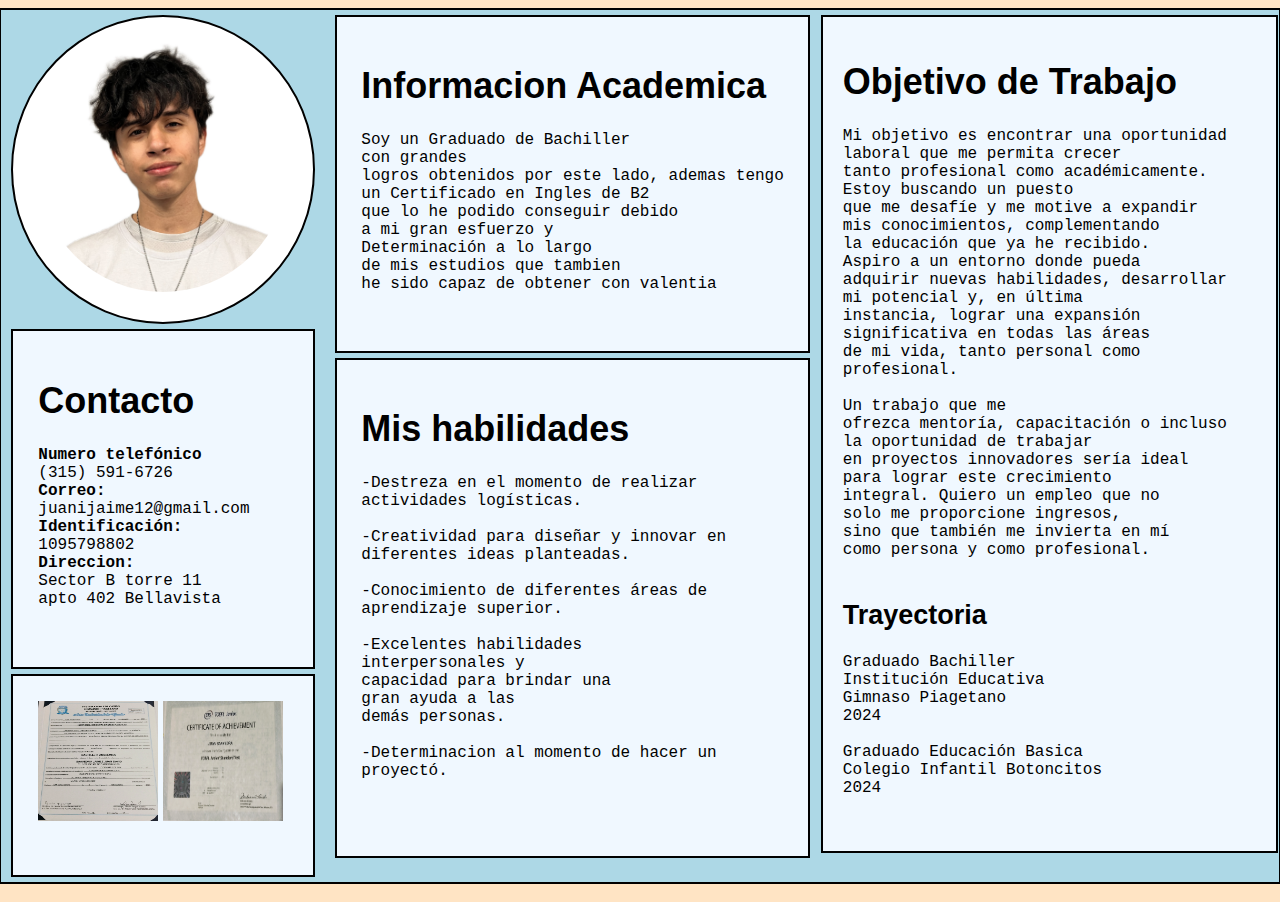
<file: Dia2/index.html>
<!DOCTYPE html>
<!--Hoja de Vida, Taller dia 2-->
<html>
<head>
    <meta charset="UTF-8">
    <meta http-equiv="X-UA-Compatible" content="IE=edge">
    <meta name="viewport" content="width=device-width, initial-scale=1.0">
    <title>Hoja de Vida</title>
    <link rel="stylesheet" href="./style/style.css">
</head>
<body>
<!--Div para modifcar el content del cada cuadro-->
    <div class="content">
        <div class="columna1">
<!--Div para modifiar las columnas de los contenidos-->
            <div class="columna1_1">
                <img id="foto" src="./foto/Yo.jpeg" alt=""
                width="250" height="250">
<!--Div para la Foto de la Hoja de vida con sus parametros-->
            </div>
            <div class="columna1_2">
                <!--Div para el desarrollo de la informacion de contacto-->
                <h1>Contacto</h1>
                <pre><Strong>Numero telefónico</Strong>
(315) 591-6726
<strong>Correo:</strong>
juanijaime12@gmail.com 
<strong>Identificación:</strong>
1095798802
<strong>Direccion:</strong>
Sector B torre 11 
apto 402 Bellavista  
                </pre>
            </div>
            <div class="columna1_3">
                <!--Div para los certificados-->
                <img id="foto2" src="./foto/certificado1.jpg" alt=""
                width="120" height="120">
                <img id="foto3" src="./foto/certificado2.jpg" alt=""
                width="120" height="120">
                <h1>
            </div>
        </div>

        <div class="columna2">
            <div class="columna2_1">
                <!--Div para La informacion academica de -->
                <h1>Informacion Academica</h1>
                <pre>Soy un Graduado de Bachiller 
con grandes
logros obtenidos por este lado, ademas tengo
un Certificado en Ingles de B2 
que lo he podido conseguir debido 
a mi gran esfuerzo y
Determinación a lo largo 
de mis estudios que tambien 
he sido capaz de obtener con valentia
                </pre>
            </div>
            <div class="columna2_2">
                <!--Div para las habilidades de la segunda fila-->
                <h1>Mis habilidades</h1>
                <pre>-Destreza en el momento de realizar
actividades logísticas.

-Creatividad para diseñar y innovar en
diferentes ideas planteadas.

-Conocimiento de diferentes áreas de
aprendizaje superior.

-Excelentes habilidades 
interpersonales y
capacidad para brindar una 
gran ayuda a las
demás personas.

-Determinacion al momento de hacer un
proyectó.

                </pre>
            </div>
        </div>

        <div class="columna3">
            <!--Div para el los objetivos y trayectoria-->
            <div class="columna3_1">
                <h1>Objetivo de Trabajo</h1>
                <pre>
Mi objetivo es encontrar una oportunidad 
laboral que me permita crecer 
tanto profesional como académicamente. 
Estoy buscando un puesto 
que me desafíe y me motive a expandir 
mis conocimientos, complementando 
la educación que ya he recibido.
Aspiro a un entorno donde pueda 
adquirir nuevas habilidades, desarrollar 
mi potencial y, en última 
instancia, lograr una expansión 
significativa en todas las áreas 
de mi vida, tanto personal como 
profesional. 
    
Un trabajo que me 
ofrezca mentoría, capacitación o incluso
la oportunidad de trabajar 
en proyectos innovadores sería ideal 
para lograr este crecimiento 
integral. Quiero un empleo que no 
solo me proporcione ingresos, 
sino que también me invierta en mí 
como persona y como profesional.
                </pre>
                <h2>Trayectoria</h2>
                <pre>
Graduado Bachiller        
Institución Educativa 
Gimnaso Piagetano
2024

Graduado Educación Basica
Colegio Infantil Botoncitos                
2024
                </pre>
            </div>
    </div>
</body>
</html>
<!--HTML hecho por: Juan David Saavedra Jaimez C.C 1095798802-->
</file>
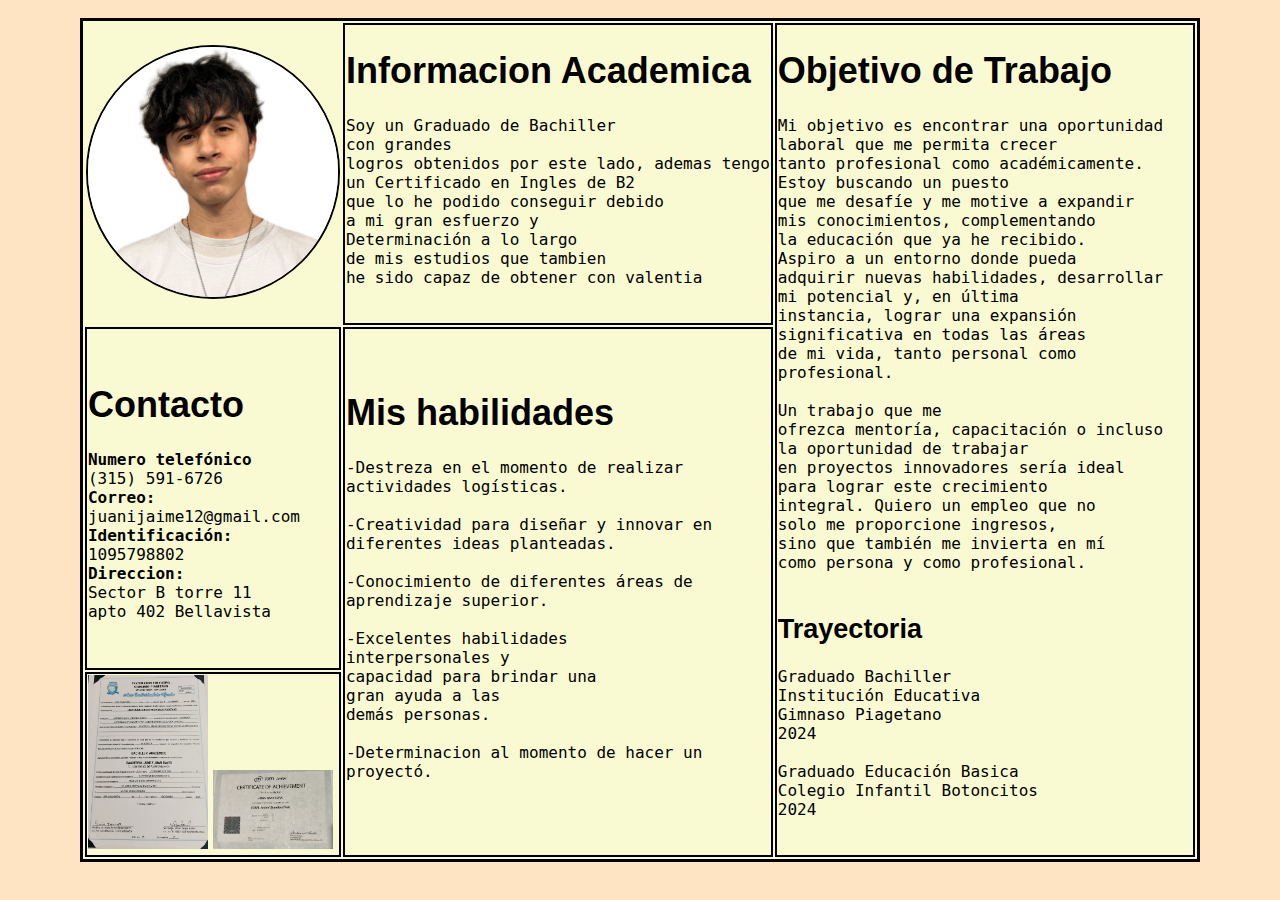
<file: Dia3/index.html>
<!DOCTYPE html>
<html>
<!-- Para comentarios -->
<head>
    <title>Hoja de Vida Tablas</title>
    <link rel="stylesheet" href="./style/style.css">
</style>
</head>
<body>
 
    <table class="holi">
        <tr>
            <td><img id="yo" src="./foto/Yo.jpeg" alt="" width="250"></td>
            <td class="santiago" rowspan="1">
                <h1>Informacion Academica</h1>
                <pre>Soy un Graduado de Bachiller 
con grandes
logros obtenidos por este lado, ademas tengo
un Certificado en Ingles de B2 
que lo he podido conseguir debido 
a mi gran esfuerzo y
Determinación a lo largo 
de mis estudios que tambien 
he sido capaz de obtener con valentia
                </pre>
            </td>
            <td class="santiago" rowspan="3">
                <h1>Objetivo de Trabajo</h1>
                <pre>
Mi objetivo es encontrar una oportunidad 
laboral que me permita crecer 
tanto profesional como académicamente. 
Estoy buscando un puesto 
que me desafíe y me motive a expandir 
mis conocimientos, complementando 
la educación que ya he recibido.
Aspiro a un entorno donde pueda 
adquirir nuevas habilidades, desarrollar 
mi potencial y, en última 
instancia, lograr una expansión 
significativa en todas las áreas 
de mi vida, tanto personal como 
profesional. 
    
Un trabajo que me 
ofrezca mentoría, capacitación o incluso
la oportunidad de trabajar 
en proyectos innovadores sería ideal 
para lograr este crecimiento 
integral. Quiero un empleo que no 
solo me proporcione ingresos, 
sino que también me invierta en mí 
como persona y como profesional.
                </pre>
                <h2>Trayectoria</h2>
                <pre>
Graduado Bachiller        
Institución Educativa 
Gimnaso Piagetano
2024

Graduado Educación Basica
Colegio Infantil Botoncitos                
2024
            </pre>
            </td>
        </tr>
        <tr>
            <td class="santiago" colspan="1">
                <h1>Contacto</h1>
<pre><Strong>Numero telefónico</Strong>
(315) 591-6726
<strong>Correo:</strong>
juanijaime12@gmail.com 
<strong>Identificación:</strong>
1095798802
<strong>Direccion:</strong>
Sector B torre 11 
apto 402 Bellavista 
</pre>
            </td>
            <td class="santiago" rowspan="2">
                <h1>Mis habilidades</h1>
                <pre>-Destreza en el momento de realizar
actividades logísticas.

-Creatividad para diseñar y innovar en
diferentes ideas planteadas.

-Conocimiento de diferentes áreas de
aprendizaje superior.

-Excelentes habilidades 
interpersonales y
capacidad para brindar una 
gran ayuda a las
demás personas.

-Determinacion al momento de hacer un
proyectó.
        </tr>
        <tr>
            <td class="santiago" colspan="1">
                <img id="certificado1" src="./foto/certificado1.jpg" alt="" width="120">
                <img id="certificado2" src="./foto/certificado2.jpg" alt="" width="120">
            </td>
</file>
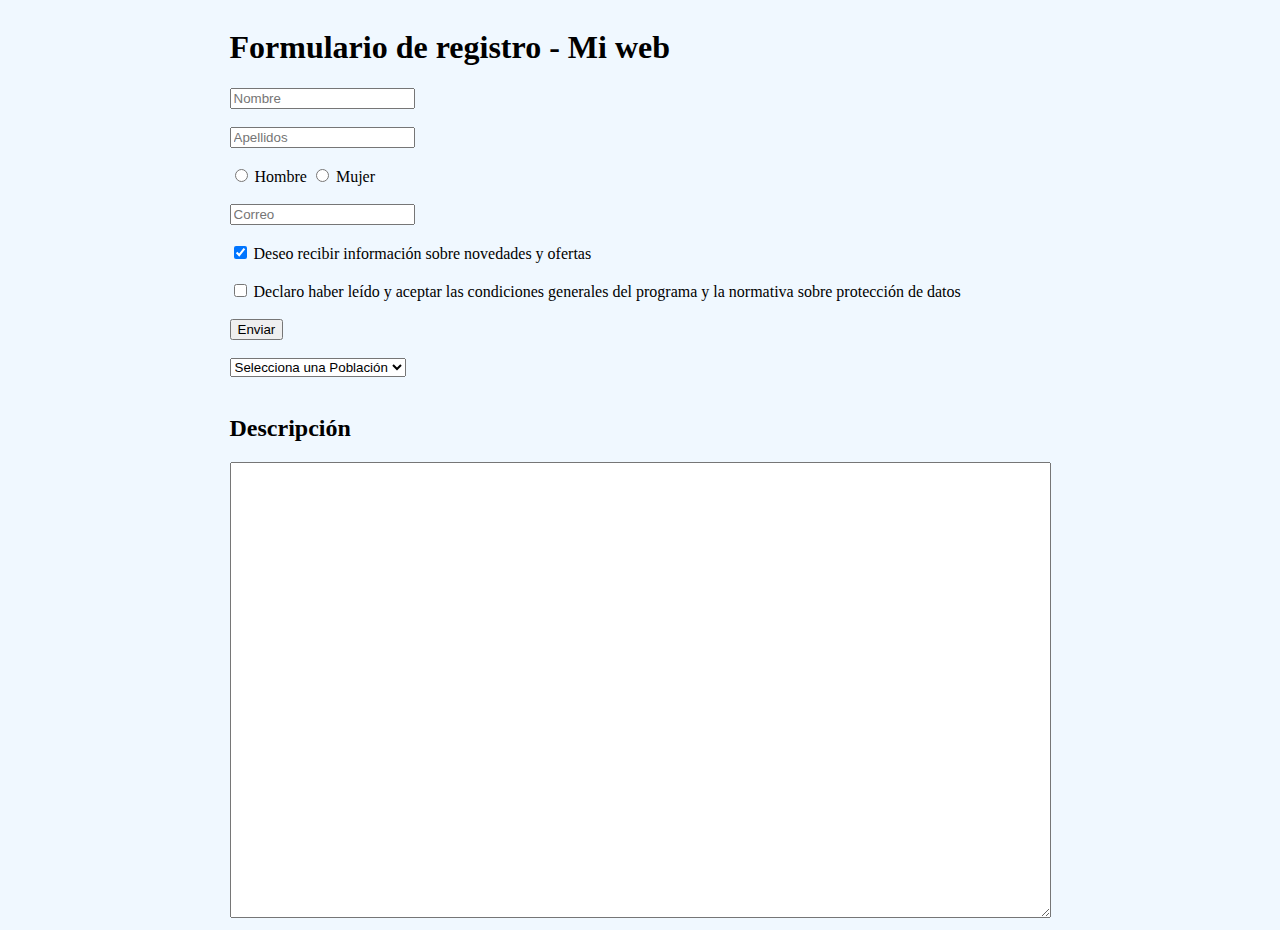
<file: Dia4/index.html>
<!DOCTYPE html>
<html>
<head>
    <title>Formulario de registro - Mi web</title>
    <link rel="stylesheet" type="text/css" href="./style/style.css">
</head>
<body>
    <form class="hola" action="" method="post">
        <h1>Formulario de registro - Mi web</h1>
        <input type="text" name="nombre" id="nombre" placeholder="Nombre"/>
        <br/>
        <br/>
        <input type="text" name="apellidos" id="apellidos" placeholder="Apellidos"/>
        <br/>
        <br/>
        <input type="radio" name="sexo" value="hombre" id="hombre"/>
        <label for="hombre">Hombre</label>
        <input type="radio" name="sexo" value="mujer" id="mujer"/>
        <label for="mujer">Mujer</label>
        <br/>
        <br/>
        <input type="email" name="email" id="email" placeholder="Correo"/>
        <br/>
        <br/>
        <input type="checkbox" name="terminos" id="terminos" checked/>
        <label for="terminos">Deseo recibir información sobre novedades y ofertas</label>
        <br/>
        <br/>
        <input type="checkbox" name="terminos" id="terminos">
        <label for="terminos">Declaro haber leído y aceptar las condiciones generales del programa y la normativa sobre protección de datos</label>
        <br/>
        <br/>
        <input type="submit" value="Enviar"/>
        <br/>
        <br/>
        <select name="pais" id="pais">
            <option value="sel">Selecciona una Población</option>
            <option value="Buc">Bucaramanga</option>
            <option value="Gir">Giron</option>
            <option value="Flor">Floridablanca</option>
            <option value="Pied">Piedecuesta</option>
        </select>
        <br/>
        <br/>
        <label for="comentarios"><h2>Descripción</h2></label>
        <textarea name="comentarios" id="comentarios" cols="100" rows="30">
        </textarea>
</body>
</html>
</file>
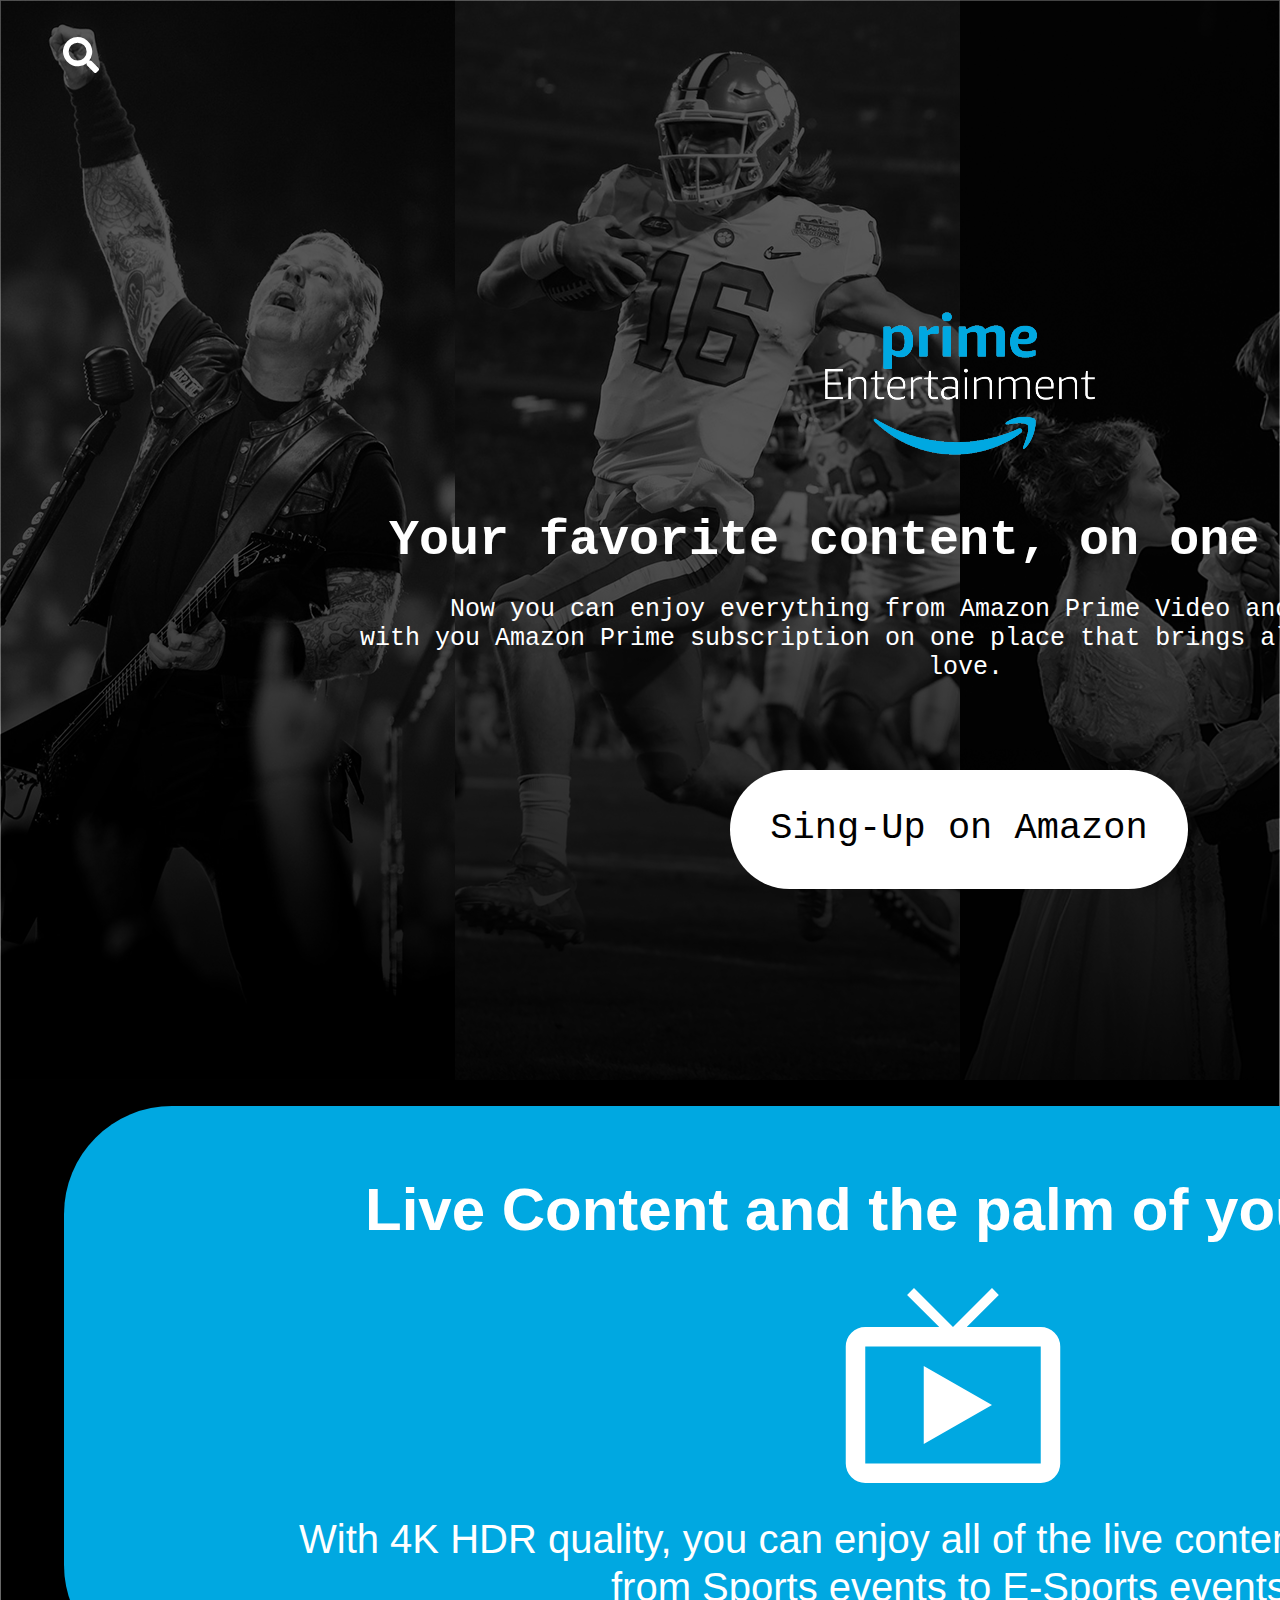
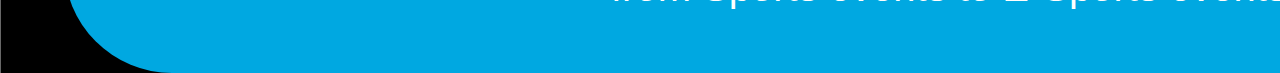
<file: Dia5/index.html>
<!DOCTYPE html>
<html>
<head>
    <title>Prueba Grupal CL</title>
    <link rel="stylesheet" type="text/css" href="./style/style.css">
</head>
<body>
    <img id="foto1" src="./fotos/FondoTwitch.png">
    <img id="foto2" src="./fotos/Icon awesome-search.svg" alt="imagen2">
    <img id="foto3" src="./fotos/LogoPrimeE2.png" alt="imagen3">
    <img id="foto4" src="./fotos/Group 2.svg" alt="imagen4">
    <div class="div1">
        <pre>Login</pre>
    </div>
    <div class="div2">
        <pre>
            <h1>Your favorite content, on one place only.</h1>
        </pre>
    </div>
    <div class="div3">
        <pre>
          Now you can enjoy everything from Amazon Prime Video and Twitch Prime
    with you Amazon Prime subscription on one place that brings all the entertaiment you
            love.
        </pre>
    <div class="div4">
        <pre>Sing-Up on Amazon</pre>
    </div>

</body>
</html>
</file>
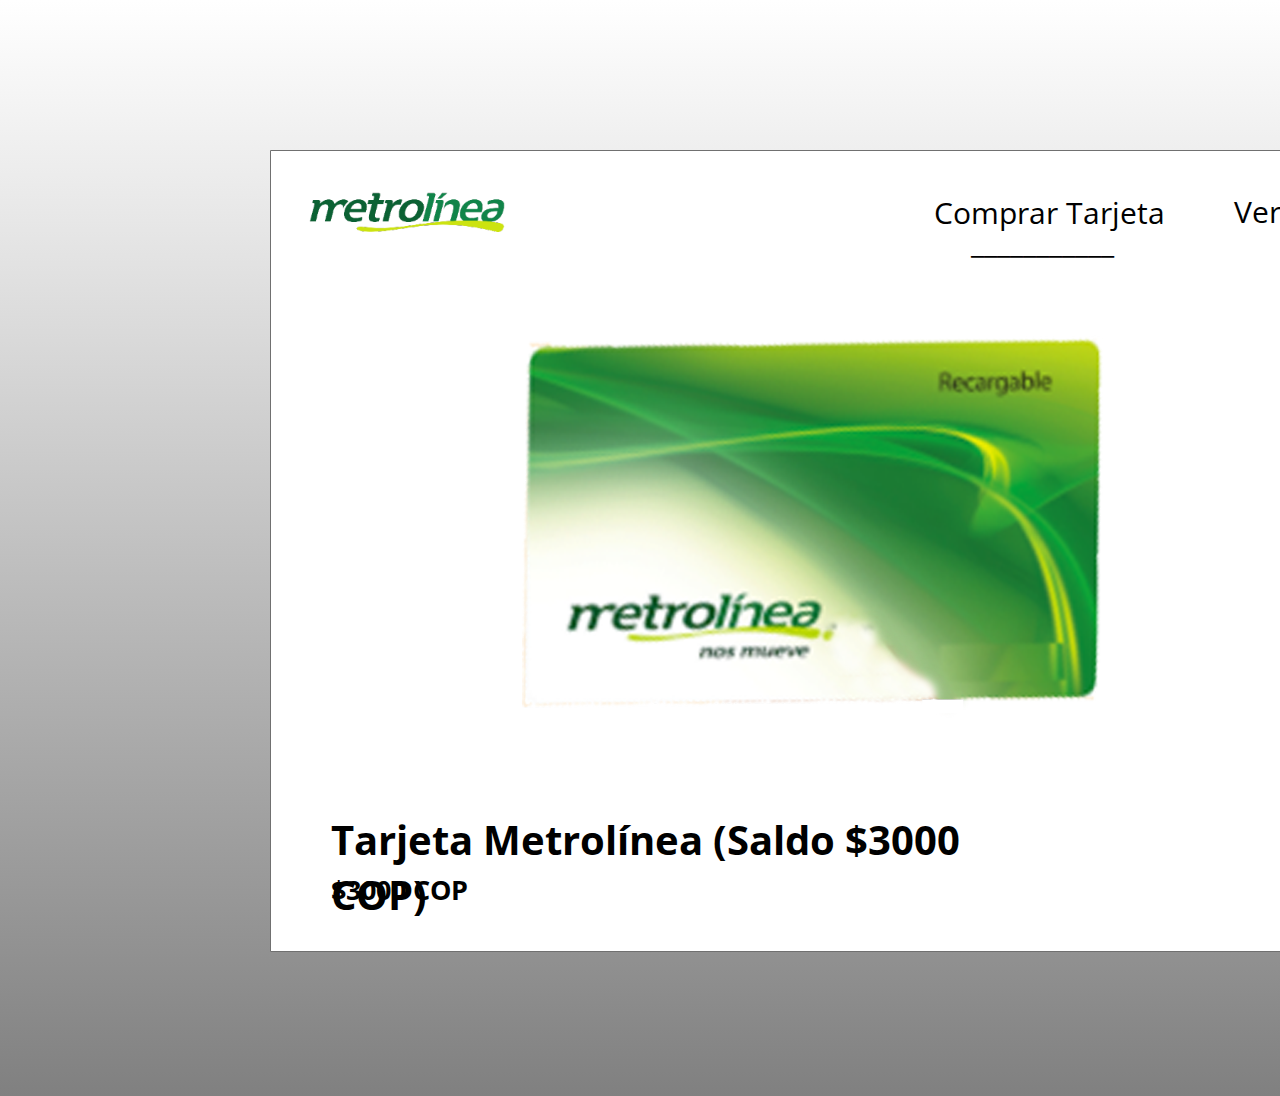
<file: Dia7/index.html>
<!DOCTYPE html>
<html>
<head>
    <title>Metrolinea_CL</title>
    <link rel="stylesheet" type="text/css" href="./style/style.css">
</head>
<body>

    <div class="cuadro">
        <img class="shop" src="./fotos/shop.svg" alt="Logo">
        <img class="lupa" src="./fotos/lupa.svg" alt="Logo">
        <img class="tarjeta" src="./fotos/tarjeta.png" alt="Logo">
        <img class="metro2" src="./fotos/metrolinea_log.png" alt="Logo">
        <div class="saldo"><a href="https://wilskirby.github.io/HTML_S1_SaavedraJuan/Dia7/new_page/index2.html" class="links"><pe>Ver Saldo</a></pe></div>
        <div class="comprar"><p>Comprar Tarjeta</a></p></div>
        <div class="__"><pe>___________</pe></div>
        <div class="tarjeta2"><pe><strong>Tarjeta Metrolínea (Saldo $3000 COP)</strong></pe></div>
        <div class="COP"><pe><strong>$3000 COP</strong></pe></div>
        <div class="comprar2"></div>
        <img class="metro2" src="./fotos/metrolinea_log.png" alt="Logo">
        <div class="comprar3"><pe><strong>Comprar</strong></pe></div>
        <div class="barra">
            <div class="cant"><pe> Cantidad</pe>
            </div>
            <div class="four"><pe>04</pe>
            </div>
            <div class="five"><pe>05</pe>
            </div>
            <div class="six"><pe>06</pe>
        </div>
        <img id="logo2" src="./fotos/metrolinea_log2.png" alt="Logo">
        <img id="arrows" src="./fotos/flecha.svg" alt="Logo">
        <img id="arrows2" src="./fotos/flech2.svg" alt="Logo">

    </div>
</body>
</html>
</file>
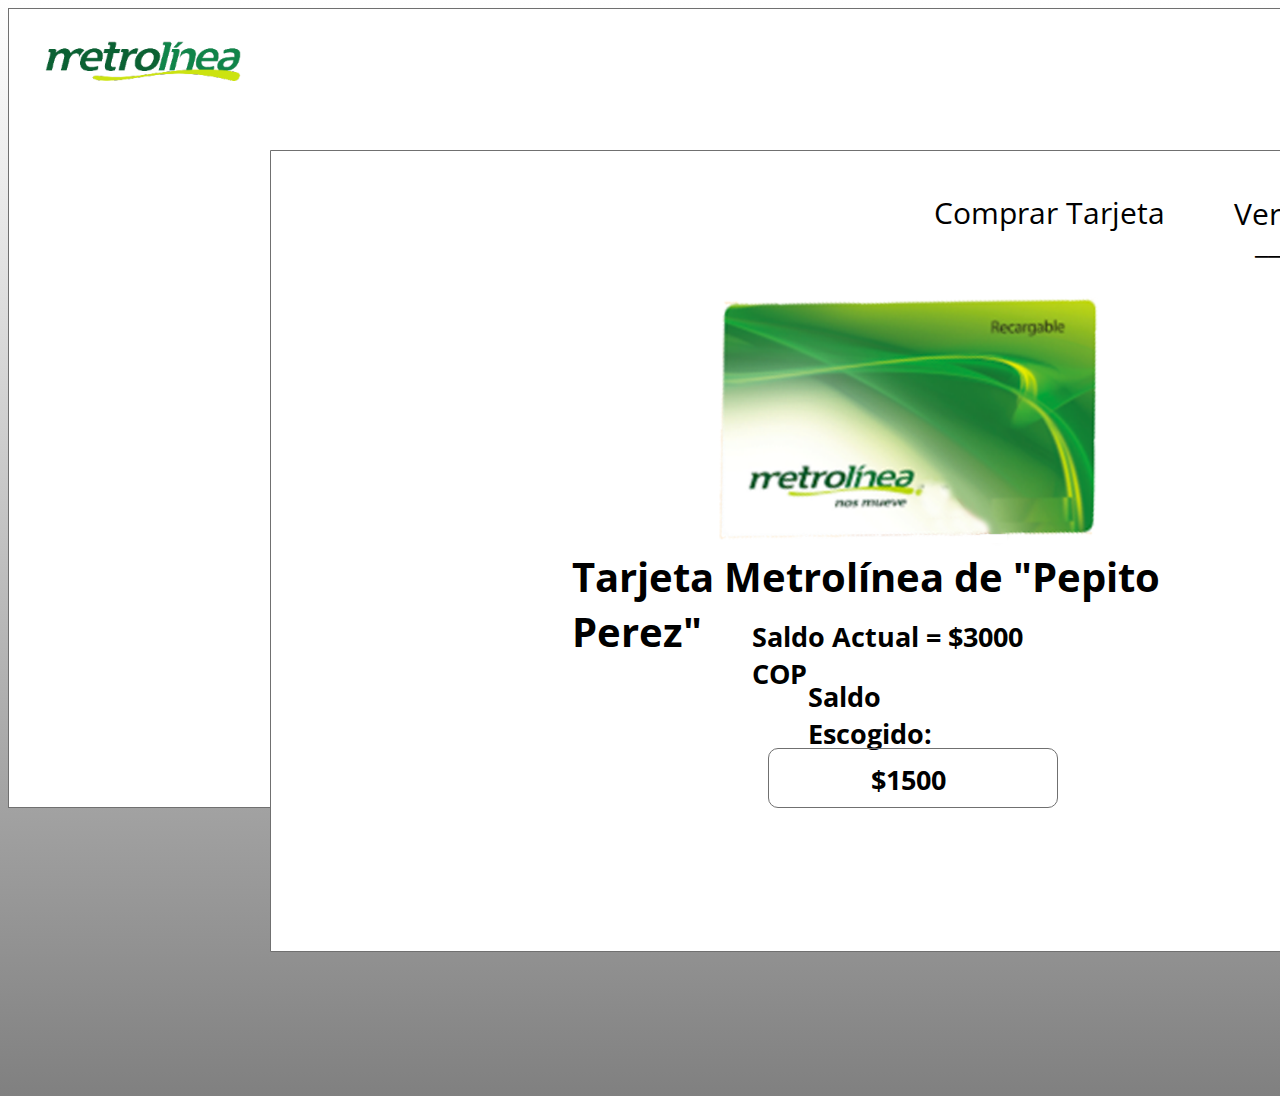
<file: Dia7/new page/index2.html>
<!DOCTYPE html>
<html>
<head>
    <title>Metrolinea_CL</title>
    <link rel="stylesheet" type="text/css" href="../style/style.css">
</head>
<body>
    <img id="fondo" src="../fotos/Rectangle 3.svg" alt="Logo">
    <img id="barrita" src="../fotos/Rectangle 1.svg" alt="Logo">
    <img id="logo1" src="../fotos/metrolinea_log2.png" alt="Logo">
    <img id="arrow" src="../fotos/flecha.svg" alt="Logo">
    <img id="arrow2" src="../fotos/flech2.svg" alt="Logo">
    <div class="cuadro">
        <img class="shop" src="../fotos/shop.svg" alt="Logo">
        <img class="lupa" src="../fotos/lupa.svg" alt="Logo">
        <img class="logonew" src="../fotos/tarjeta.png" alt="Logo">
        <div class="saldo2"><p><a href="" class="links">Ver Saldo</a></p></div>
        <div class="comprar"><p>Comprar Tarjeta</a></p></div>
        <div class="_2"><pe>_______</pe></div>
        <div class="mishu"><pe><strong>Tarjeta Metrolínea de "Pepito Perez"</strong></pe></div>
        <div class="mishu2"><pe><strong>Saldo Actual = $3000 COP</strong></pe></div>
        <div class="mishu3"><pe><strong>Saldo Escogido:</strong></pe></div>
        <div class="mishutext"><pe><strong>$1500</strong></pe></div>
        <div class="comprar2"></div>
        <img class="metro2" src="../fotos/metrolinea_log.png" alt="Logo">
        <div class="comprar3"><pe><strong>Comprar</strong></pe></div>
        <div class="mishu4"></div>
        <div class="barra">
            <div class="cant"><pe> Valor</pe>
            </div>
            <div class="plata"><pe>$1000</pe>
            </div>
            <div class="plata2"><pe>$1500</pe>
            </div>
            <div class="plata3"><pe>$2000</pe>
        </div>
    </div>

</body>
</html>
</file>
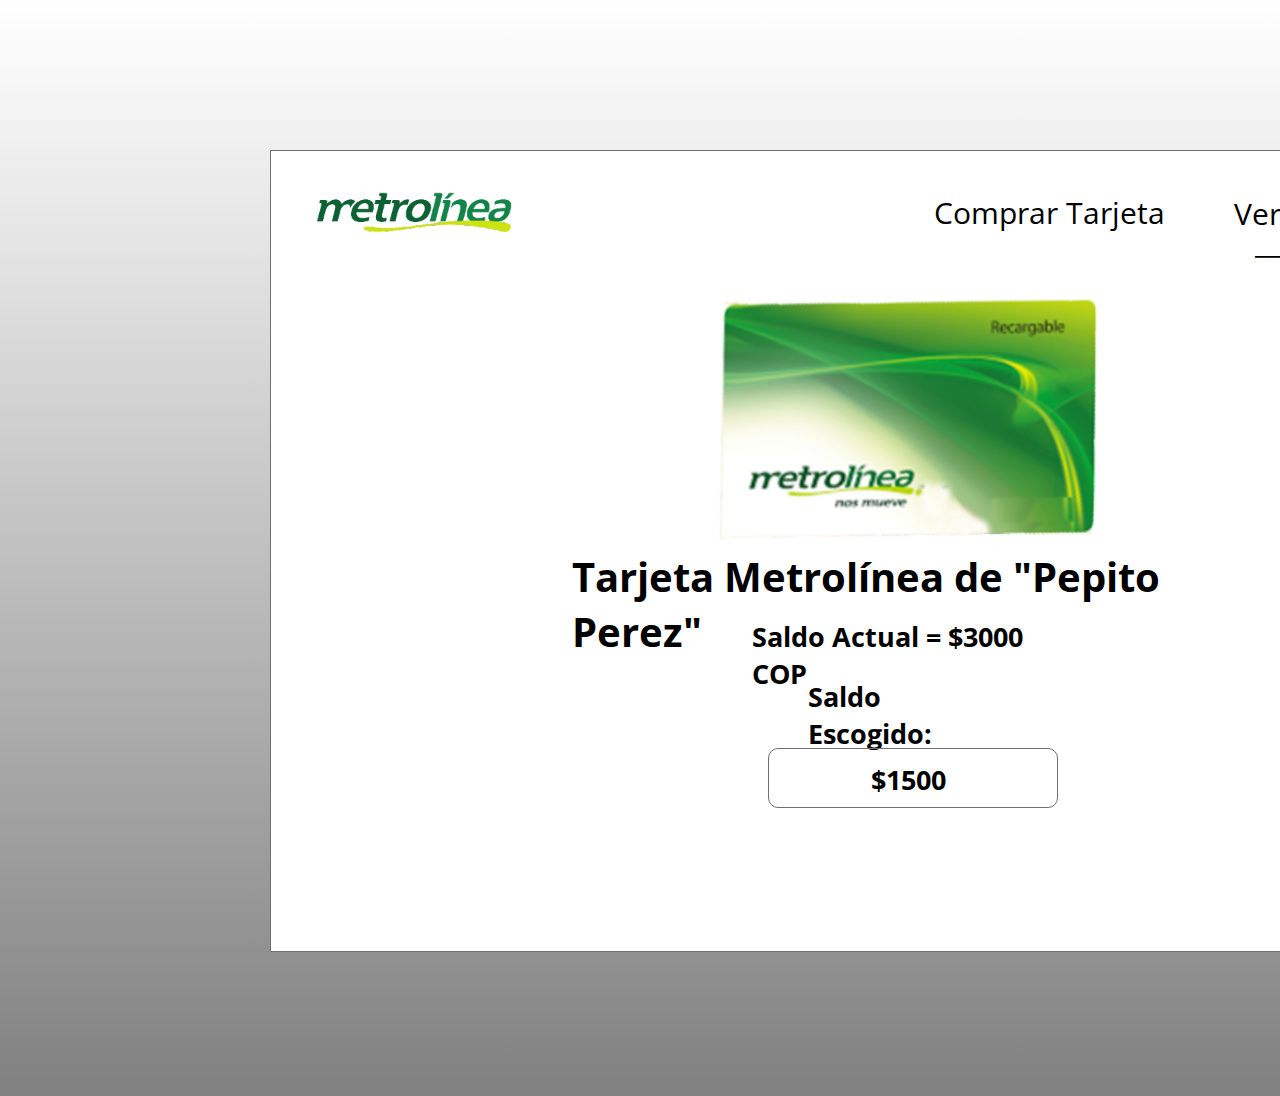
<file: Dia7/new_page/index2.html>
<!DOCTYPE html>
<html>
<head>
    <title>Metrolinea_CL</title>
    <link rel="stylesheet" type="text/css" href="../style/style.css">
</head>
<body>
    <div class="cuadro">
        <img class="shop" src="../fotos/shop.svg" alt="Logo">
        <img class="lupa" src="../fotos/lupa.svg" alt="Logo">
        <img class="logonew" src="../fotos/tarjeta.png" alt="Logo">
        <div class="saldo2"><p>Ver Saldo</p></div>
        <div class="comprar"><a href="https://wilskirby.github.io/HTML_S1_SaavedraJuan/Dia7/" class="links"><p>Comprar Tarjeta</a></p></div>
        <div class="_2"><pe>_______</pe></div>
        <div class="mishu"><pe><strong>Tarjeta Metrolínea de "Pepito Perez"</strong></pe></div>
        <div class="mishu2"><pe><strong>Saldo Actual = $3000 COP</strong></pe></div>
        <div class="mishu3"><pe><strong>Saldo Escogido:</strong></pe></div>
        <div class="mishutext"><pe><strong>$1500</strong></pe></div>
        <div class="comprar2"></div>
        <img class="metro2" src="../fotos/metrolinea_log.png" alt="Logo">
        <div class="comprar3"><pe><strong>Comprar</strong></pe></div>
        <div class="mishu4"></div>
        <div class="barra">
            <div class="cant"><pe> Valor</pe>
            </div>
            <div class="plata"><pe>$1000</pe>
            </div>
            <div class="plata2"><pe>$1500</pe>
            </div>
            <div class="plata3"><pe>$2000</pe>
            
        </div>
    </div>
    <img id="logo1" src="../fotos/metrolinea_log2.png" alt="Logo">
    <img id="arrow" src="../fotos/flecha.svg" alt="Logo">
    <img id="arrow2" src="../fotos/flech2.svg" alt="Logo">

</body>
</html>
</file>
<file: Dia2/style/style.css>
/*Cambio de todo el cuerpo de la pagina */
body{
    background-color: bisque;
    font-family: Arial, sans-serif;
    font-size: large;
/*Para Tener todos los textos centrados*/
    display: flex;
    justify-content: center;
}

.content {

    display: flex;
}

.content {
/*Para la forma de cada recueadro*/
    background-color: lightblue;
    border: 2px solid black;
}
#foto {
/*La forma redonda de la Foto*/
    border-radius: 100%;
}
/*De aqui para abajo funciona para cada recuadro su forma,color y bordes externos e internos*/
.columna1_1 {
    background-color: white;
    padding: 25px;
    margin: 5px 10px;
    border: 2px solid black;
    border-radius: 100%;
}

.columna1_2 {
    background-color: aliceblue;
    padding: 25px;
    margin: 5px 10px;
    border: 2px solid black;
}

.columna1_3 {
    background-color: aliceblue;
    padding: 25px;
    margin: 5px 10px;
    border: 2px solid black;
}

.columna2_1 {
    background-color: aliceblue;
    padding: 24px;
    margin: 5px 10px;
    border: 2px solid black;

}

.columna2_2 {
    background-color: aliceblue;
    padding: 24px;
    margin: 0.6799999px 10px;
    border: 2px solid black;
}

.columna3_1 {
    background-color: aliceblue;
    padding: 20px;
    margin: 5px 1px;
    border: 2px solid black;
}
</file>
<file: Dia3/style/style.css>
.holi{
    border-style: solid;
    border-color: black;
    border-width: 3px;
    margin-top: 10px;
    margin-bottom: 20px;
    background-color: lightgoldenrodyellow;
    justify-content: center;
}


#yo{
    border-radius: 100%;
    border-width: 2px;
    border-style: solid;
    justify-content: center;
}

body{
    background-color: bisque;
    font-family: Arial, sans-serif;
    font-size: large;
    display: flex;
    justify-content: center;
}

.santiago{
    border: 2px solid black;
}
</file>
<file: Dia4/style/style.css>
body{
    display: flex;
    justify-content: center;
    background-color: aliceblue;
}
</file>
<file: Dia5/style/style.css>
body{
    margin: 0;
    background-image: url("../fotos/Path1.svg");
    background-size: cover;
    background-image: no-repeat;
}

#foto1{
    width: 1920px;
    height: 1080px;
}

#foto2{
 /* Layout Properties */
    position: absolute;
    top: 37px;
    left: 63px;
    width: 36px;
    height: 36px;
    display: block;

}

#foto3{
    /* Layout Properties */
    position: absolute;
    top: 227px;
    left: 682px;
    width: 556px;
    height: 313px;
    display: block;
}

#foto4{
    /* Layout Properties */
    position: absolute;
    top: 1106px;
    left: 64px;
    width: 1792px;
    height: 567px;
    display: flex;

}

.div1{
    /* Layout Properties */
    position: absolute;
    top: 30px;
    left: 1695px;
    width: 205px;
    height: 54px;
    text-align: center;
    font-size: 18px;
    display: block;
    background-color: #FFFFFF;
    border-radius: 20px;
    box-shadow: 0px 4px 4px rgba(0, 0, 0, 0.25);
}

.div2{
    /* Layout Properties */
    position: absolute;
    text-align: center;
    top: 424px;
    left: 389px;
    width: 1151px;
    height: 60px;
    font-size: 25px;
    color:#FFFFFF;
    display: block;
}

.div3{
    /* Layout Properties */
    position: absolute;
    top: 570px;
    left: 300px;
    width: 1151px;
    height: 60px;
    text-align: center;
    font-size: 25px;
    color:#FFFFFF;
    display: block;
}
.div4{
    /* Layout Properties */
    position: absolute;
    top: 200px;
    left: 430px;
    width: 458px;
    height: 104px;
    text-align: center;
    font-size: 37px;
    display: block;
    background-color: #FFFFFF;
    border-radius: 100px;
     color: black;
     padding-bottom: 15px;
}

.div5{
    /* Layout Properties */
    position: absolute;
    top: 1717px;
    left: 71px;
    width: 1792px;
    height: 724px;
    text-align: center;
    padding-top: 30px;
    font-size: 24px;
    display: block;
    background-color: #00A8E1;
    border-radius: 108px;
    color: white;
    padding-bottom: 15px;
}
</file>
<file: Dia7/style/style.css>
@import url("https://fonts.googleapis.com/css?family=Open Sans");

body{
    background: transparent linear-gradient(180deg, var(--unnamed-color-ffffff) 0%, #E6E6E6 21%, #808080 100%) 0% 0% no-repeat padding-box;
    background: transparent linear-gradient(180deg, #FFFFFF 0%, #E6E6E6 21%, #808080 100%) 0% 0% no-repeat padding-box;
    opacity: 1;
    top: 0px;
    left: 0px;
    width: 1920px;
    height: 1080px;
    font-family: 'Open Sans', sans-serif;
}

.barra{
    position: absolute;
    display: block;
    top: 150px;
    left: 1566px;
    width: 110px;
    height: 800px;
    border-radius: 0px 8px 8px 0px;
    opacity: 1;
    background-color: black;
}

.cuadro{
    position: absolute;
    display: block;
    top: 150px;
    left: 270px;
    width: 1400px;
    height: 800px;
    border-radius: 0px 8px 8px 0px;
    border: 1px solid #707070;
    opacity: 1;
    background-color: #FFFFFF;
}

#logo1{
    position: absolute;
    display: block;
    top: 40px;
    left: 45px;
    width: 196px;
    height: 44px;


    opacity: 1;
}

#logo2{
    position: absolute;
    display: block;
    top: 40px;
    left: -1258px;
    width: 196px;
    height: 44px;
    
    
        opacity: 1;
}

#arrows{
    position: absolute;
    display: block;
    top: 750px;
    left: 45px;
    height: 14px;
    width: 24px;
    
    opacity: 1;
}

#arrows2{
    position: absolute;
    display: block;
    top: 35px;
    left: 45px;
    height: 14px;
    width: 24px;

    opacity: 1;
}

#arrow2{
    position: absolute;
    display: block;
    top: 35px;
    left: 1340px;
    height: 14px;
    width: 24px;

    opacity: 1;
}

#arrow{
    position: absolute;
    display: block;
    top: 750px;
    left: 1340px;
    height: 14px;
    width: 24px;
    
    opacity: 1;
}

.cuadro{
    position: absolute;
    display: block;
    top: 150px;
    left: 270px;
    width: 1400px;
    height: 800px;
}
.cuadro .shop{
    position: absolute;
    display: block;
    top: 51.5px;
    left: 1224px;
    width: 27px;
    height: 27px;
    border-radius: 8px 0px 0px 8px;
    opacity: 1;
}

.cuadro .lupa{
    position: absolute;
    display: block;
    top: 51.5px;
    left: 1120px;
    width: 27px;
    height: 27px;
    border-radius: 8px 0px 0px 8px;
    opacity: 1;
}

.cuadro .barra{
    position: absolute;
    display: block;
    top: 0px;
    left: 1296px;
    width: 110px;
    height: 800px;
    border-radius: 0px 8px 8px 0px;
    opacity: 1;
}

.cuadro .barra .cant{
    color: #FFFFFF;
    position: absolute;
    font-size: 20px;
    top: 150px;
    left: 14px;
    width: 84px;
    height: 27px;
    text-align: center;
}

.cuadro .barra .four{
    position: absolute;
    font-size: 20px;
    color: #FFFFFF;
    opacity: 50%;
    left: 44px;
    top: 300px;
    text-align: center;
}

.cuadro .barra .five{
    position: absolute;
    font-size: 20px;
    color: #FFFFFF;
    left: 44px;
    top: 400px;
    text-align: center;
}

.cuadro .barra .six{
    position: absolute;
    font-size: 20px;
    color: #FFFFFF;
    left: 44px;
    top: 500px;
    text-align: center;
    opacity: 50%;
}

.logonew{
    position: absolute;
    display: block;
    top: 105px;
    left: 350px;
    width: 576px;
    height: 324px;

    opacity: 1;
}

.cuadro .barra .plata{
    position: absolute;
    font-size: 20px;
    color: #FFFFFF;
    opacity: 50%;
    left: 25px;
    top: 300px;
    text-align: center;
}

.cuadro .barra .plata2{
    position: absolute;
    font-size: 20px;
    color: #FFFFFF;
    left: 25px;
    top: 400px;
    text-align: center;
}

.cuadro .barra .plata3{
    position: absolute;
    font-size: 20px;
    color: #FFFFFF;
    left: 25px;
    top: 500px;
    text-align: center;
    opacity: 50%;
}

.saldo{
    position: absolute;
    display: block;
    top: 40px;
    left: 963px;
    width: 132px;
    height: 41px;
    font-size: 30px;
    color: black

}

.saldo2{
    position: absolute;
    display: block;
    top: 12px;
    left: 963px;
    width: 132px;
    height: 41px;
    font-size: 30px;
    color: black;
    text-decoration: none;
    
}

.links{
    text-decoration: none;
    color: black;
}

.comprar{
    position: absolute;
    display: block;
    top: 11px;
    left: 663px;
    width: 242px;
    height: 41px;
    font-size: 30px;
    color: black

}

.__{
    position: absolute;
    display: block;
    top: 70px;
    left: 700px;
    width: 132px;
    height: 41px;
    font-size: 30px;
    color: black
}

._2{
    position: absolute;
    display: block;
    top: 70px;
    left: 984px;
    width: 132px;
    height: 41px;
    font-size: 30px;
    color: black
}

.tarjeta{
    position: absolute;
    display: block;
    top: 122px;
    left: 100px;
}

.tarj2{
    position: absolute;
    display: block;
    top: 122px;
    left: 100px;
    width: 576px;
    height: 324px;
}

.tarjeta2{
    position: absolute;
    display: block;
    width: 716px;
    height: 55px;
    font-size: 40px;
    color: black;
    top: 661px;
    left: 60px;
}

.mishu{
    position: absolute;
    display: block;
    top: 398px;
    left: 301px;
    width: 700px;
    height: 55px;
    font-size: 40px;
    color: black;
}

.mishu2{
    position: absolute;
    display: block;
    top: 467px;
    width: 329px;
    left: 481px;
    height: 37px;
    font-size: 27px;
    color: black;
}

.mishu3{
    position: absolute;
    display: block;
    top: 527px;
    left: 537px;
    width: 200px;
    height: 37px;
    font-size: 27px;
    color: black;
}

.mishu4{
    position: absolute;
    display: block;
    top: 597px;
    left: 497px;
    width: 288px;
    height: 58px;
    font-size: 27px;
    color: black;
    border: 1px solid #707070;
    border-radius: 10px;
    opacity: 1;
}

.mishutext{
    position: absolute;
    display: block;
    top: 610px;
    left: 600px;
    width: 77px;
    height: 37px;
    font-size: 27px;
    color: black;
}

.COP{
    position: absolute;
    display: block;
    width: 716px;
    height: 55px;
    font-size: 27px;
    color: black;
    top: 720px;
    left: 60px;
}

.comprar2{
    position: absolute;
    display: block;
    top: 647px;
    left: 1090px;
    width: 160px;
    height: 114px;
    background: #D5FF43;
    border-radius: 8px;
}

.metro2{
    position: absolute;
    display: block;
    top: 670px;
    left: 1105px;
    width: 129px;
    height: 29px;
}

.comprar3{
    position: absolute;
    display: block;
    top: 714px;
    left: 1115px;
    width: 111px;
    height: 36px;
    font-size: 26px;
}
/*


  _    _  
   \  /
    ||
    ||
▄██████████████▄▐█▄▄▄▄█▌
████████████████▌▀▀██▀▀
████▄████████████▄▄█▌
▄▄▄▄▄██████████████▀



*/
</file>
